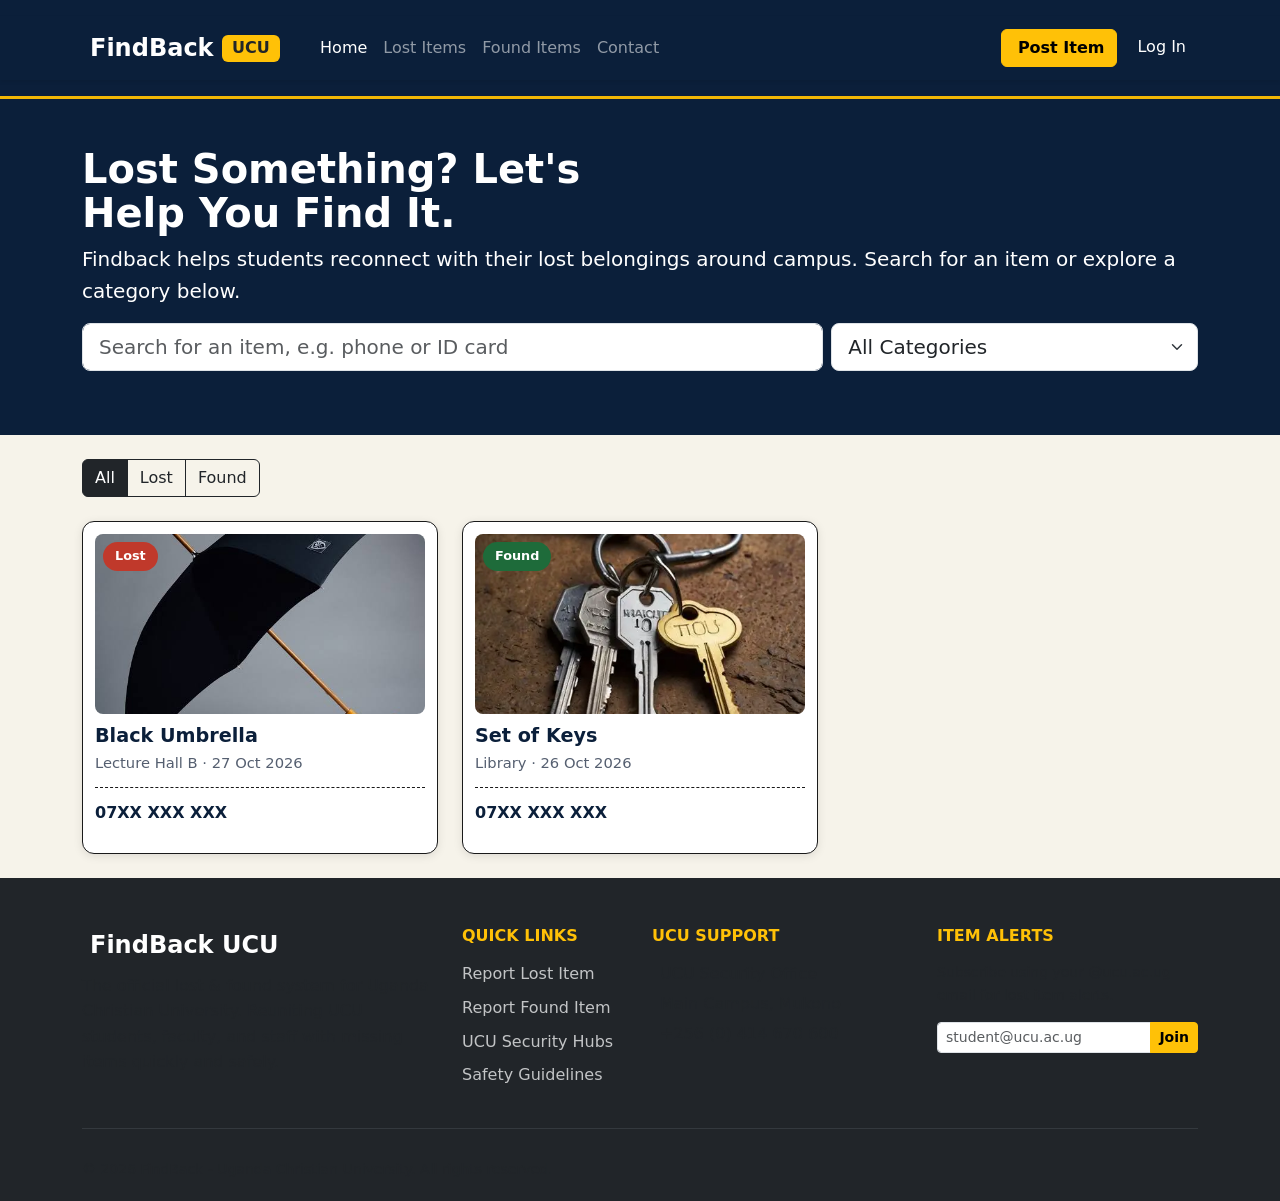
<file: index.html>
<!DOCTYPE html>
<html lang="en">
<head>
  <meta charset="UTF-8">
  <meta name="viewport" content="width=device-width, initial-scale=1">
  <title>Findback</title>
  <link href="https://cdn.jsdelivr.net/npm/bootstrap@5.3.3/dist/css/bootstrap.min.css" rel="stylesheet">
  <link href="style.css" rel="stylesheet">
</head>
<body class="d-flex flex-column min-vh-100">

   <header class="fb-nav sticky-top">
    <!-- ================= NAV BAR ================= -->
  <nav class="navbar navbar-expand-lg sticky-top shadow-sm" data-bs-theme="dark">
    <div class="container">
      <!-- Brand Logo & Name -->
      <a class="navbar-brand d-flex align-items-center fw-bold fs-4" href="#">
        <i class="bi bi-search-heart me-2"></i>FindBack <span class="badge bg-warning text-dark ms-2 fs-6">UCU</span>
      </a>

      <!-- Mobile Toggle Button -->
      <button class="navbar-toggler border-0" type="button" data-bs-toggle="collapse" data-bs-target="#findbackNavbar" aria-controls="findbackNavbar" aria-expanded="false" aria-label="Toggle navigation">
        <span class="navbar-toggler-icon"></span>
      </button>

      <!-- Navigation Links & Actions -->
      <div class="collapse navbar-collapse" id="findbackNavbar">
        <ul class="navbar-nav me-auto mb-2 mb-lg-0 ms-lg-3">
          <li class="nav-item">
            <a class="nav-link active" aria-current="page" href="#">Home</a>
          </li>
          <li class="nav-item">
            <a class="nav-link" href="#lost-items">Lost Items</a>
          </li>
          <li class="nav-item">
            <a class="nav-link" href="#found-items">Found Items</a>
          </li>
          <li class="nav-item">
            <a class="nav-link" href="#contact">Contact</a>
          </li>
        </ul>

        <!-- Right Side CTA / Auth -->
        <div class="d-flex gap-2">
          <a href="reports.html" class="btn btn-warning fw-semibold">
            <i class="bi bi-plus-circle me-1"></i> Post Item
          </a>
          <a href="login.html" class="btn btn-outline-light fb-outline-btn">Log In</a>
        </div>
      </div>
    </div>
  </nav>
   </header>
  

    <!-- Section 3: HERO (Jannifer)-->
    <section class="fb-hero">
    <!-- SECTION 3: HERO (Member 3) -->
  <div class="container">
  <h1>Lost Something? Let's Help You Find It.</h1>
  <p class="lead">
    Findback helps students reconnect with their lost belongings around campus.
    Search for an item or explore a category below.
  </p>

  <div class="row g-2">
    <div class="col-12 col-md-8">
      <input type="text" id="searchInput" class="form-control form-control-lg"
             placeholder="Search for an item, e.g. phone or ID card"
             aria-label="Search for an item">
    </div>
    <div class="col-12 col-md-4">
      <select id="categorySelect" class="form-select form-select-lg"
              aria-label="Filter by category">
        <option value="all">All Categories</option>
        <option value="electronics">Electronics</option>
        <option value="documents">Documents and IDs</option>
        <option value="clothing">Clothing</option>
        <option value="bags">Bags</option>
        <option value="other">Other Items</option>
      </select>
    </div>
  </div>
  </div>
  </section>
   

    <!-- Section 4: FILTER BUTTONS + CARDS (Jessy) -->
  <main class="container py-4 flex-grow-1" id="items-section">

    <!-- Filter buttons -->
    <div class="btn-group mb-4" id="statusFilter" role="group" aria-label="Filter by status">
      <button type="button" class="btn btn-outline-dark active" data-status="">All</button>
      <button type="button" class="btn btn-outline-dark" data-status="lost">Lost</button>
      <button type="button" class="btn btn-outline-dark" data-status="found">Found</button>
    </div>

    <!-- Cards -->
    <div class="row g-4">

      <div class="col-12 col-md-6 col-lg-4">
        <div class="fb-card" data-status="lost" data-category="other">
          <span class="fb-status lost">Lost</span>
          <img src="umbrella.jpg" alt="Black umbrella">
          <h2 class="fb-title">Black Umbrella</h2>
          <p class="fb-meta">Lecture Hall B · 27 Oct 2026</p>
          <p class="fb-contact">07XX XXX XXX</p>
        </div>
      </div>

      <div class="col-12 col-md-6 col-lg-4">
        <div class="fb-card" data-status="found" data-category="other">
          <span class="fb-status found">Found</span>
          <img src="key.jpg" alt="Set of keys">
          <h2 class="fb-title">Set of Keys</h2>
          <p class="fb-meta">Library · 26 Oct 2026</p>
          <p class="fb-contact">07XX XXX XXX</p>
        </div>
      </div>

    </div>

    <!-- SECTION 6: REPORT FORM POPUP (Member 6) -->
    

  </main>

<footer class="bg-dark text-light pt-5 pb-3 mt-auto">
    <div class="container">
      <div class="row g-4">

        <!-- Column 1: App Info -->
        <div class="col-lg-4 col-md-6">
          <a class="text-white text-decoration-none fs-4 fw-bold d-block mb-2" href="#">
            <i class="bi bi-search-heart text-warning me-2"></i>FindBack UCU
          </a>
          <p class="text-muted">The official lost & found system for Uganda Christian University. Reuniting UCU students, faculty, and staff with missing items quickly and safely.</p>
        </div>

        <!-- Column 2: Quick Links -->
        <div class="col-lg-2 col-md-6">
          <h6 class="text-uppercase fw-bold mb-3 text-warning">Quick Links</h6>
          <ul class="list-unstyled">
            <li class="mb-2"><a href="#" class="text-light text-decoration-none opacity-75 opacity-100-hover">Report Lost Item</a></li>
            <li class="mb-2"><a href="#" class="text-light text-decoration-none opacity-75 opacity-100-hover">Report Found Item</a></li>
            <li class="mb-2"><a href="#" class="text-light text-decoration-none opacity-75 opacity-100-hover">UCU Security Hubs</a></li>
            <li class="mb-2"><a href="#" class="text-light text-decoration-none opacity-75 opacity-100-hover">Safety Guidelines</a></li>
          </ul>
        </div>

        <!-- Column 3: Campus Support -->
        <div class="col-lg-3 col-md-6">
          <h6 class="text-uppercase fw-bold mb-3 text-warning">UCU Support</h6>
          <p class="text-muted mb-1"><i class="bi bi-shield-check me-2 text-primary"></i> UCU Security Office</p>
          <p class="text-muted mb-1"><i class="bi bi-geo-alt me-2 text-primary"></i> Main Campus, Mukono</p>
          <p class="text-muted mb-0"><i class="bi bi-telephone me-2 text-primary"></i> +256 (0) 414 670 600</p>
        </div>

        <!-- Column 4: Newsletter / Updates -->
        <div class="col-lg-3 col-md-6">
          <h6 class="text-uppercase fw-bold mb-3 text-warning">Item Alerts</h6>
          <p class="text-muted small">Subscribe using your @ucu.ac.ug email for lost item alerts.</p>
          <div class="input-group">
            <input type="email" class="form-control form-control-sm" placeholder="student@ucu.ac.ug">
            <button class="btn btn-warning btn-sm fw-semibold" type="button">Join</button>
          </div>
        </div>

      </div>

      <hr class="my-4 border-secondary">

      <!-- Bottom Bar -->
      <div class="row align-items-center">
        <div class="col-md-6 text-center text-md-start mb-2 mb-md-0">
          <p class="mb-0 text-muted small">&copy; 2026 FindBack - Uganda Christian University. All rights reserved.</p>
        </div>
        <div class="col-md-6 text-center text-md-end">
          <a href="#" class="text-light me-3 opacity-75 opacity-100-hover"><i class="bi bi-instagram fs-5"></i></a>
          <a href="#" class="text-light me-3 opacity-75 opacity-100-hover"><i class="bi bi-discord fs-5"></i></a>
          <a href="#" class="text-light opacity-75 opacity-100-hover"><i class="bi bi-twitter-x fs-5"></i></a>
        </div>
      </div>
    </div>
  </footer>


  <script src="https://cdn.jsdelivr.net/npm/bootstrap@5.3.3/dist/js/bootstrap.bundle.min.js"></script>
  <script src="script.js"></script>
</body>
</html>
</file>
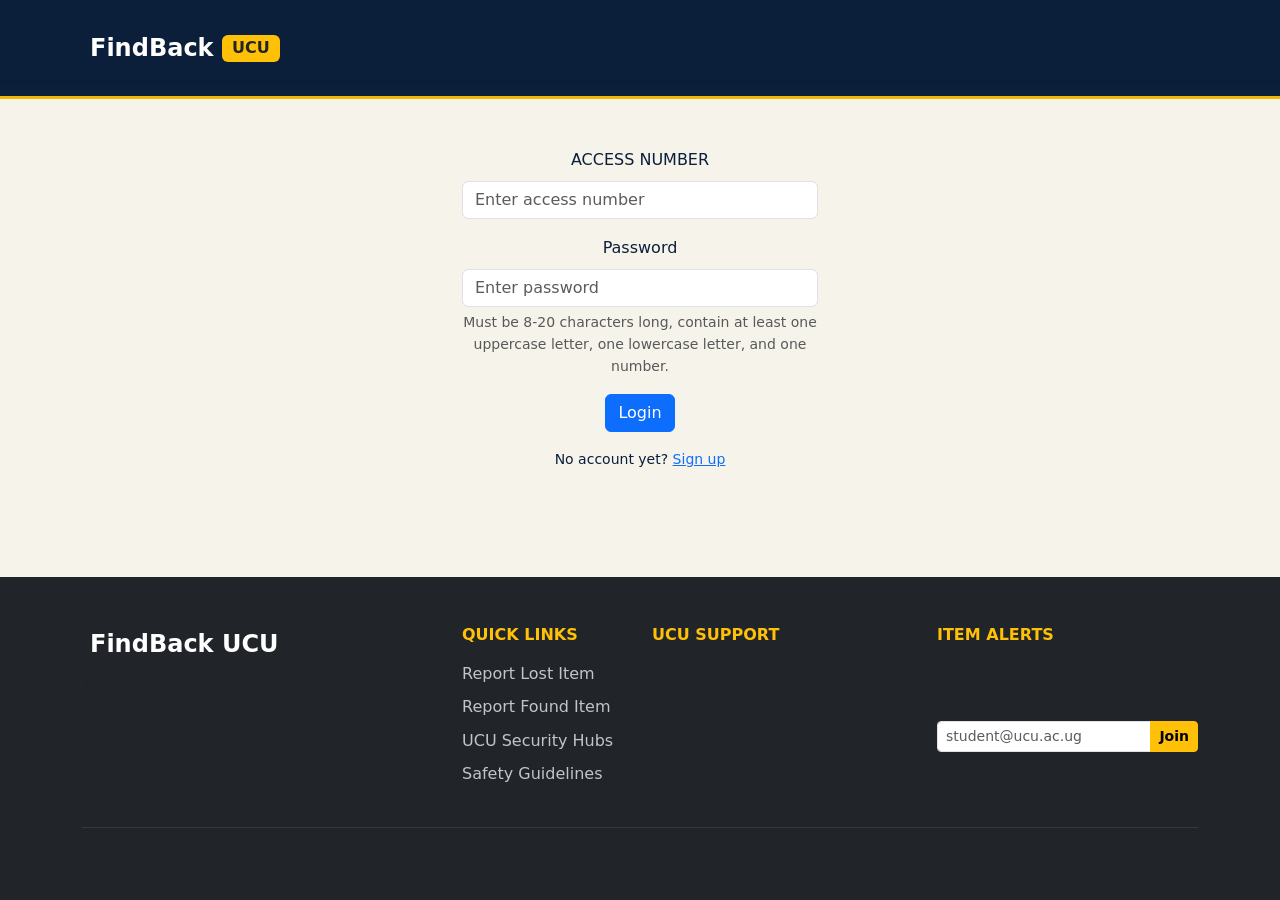
<file: login.html>
<!DOCTYPE html>
<html lang="en">
<head>
  <title>login findback</title>
  <meta charset="UTF-8">
  <meta name="viewport" content="width=device-width, initial-scale=1">
  <link href="https://cdn.jsdelivr.net/npm/bootstrap@5.3.3/dist/css/bootstrap.min.css" rel="stylesheet">
  <link href="style.css" rel="stylesheet">
</head>

<body class="d-flex flex-column min-vh-100">
  <header class="fb-nav sticky-top">
<nav class="navbar navbar-expand-lg sticky-top shadow-sm" data-bs-theme="dark">
    <div class="container">
      <!-- Brand Logo & Name -->
      <a class="navbar-brand d-flex align-items-center fw-bold fs-4" href="#">
        <i class="bi bi-search-heart me-2"></i>FindBack <span class="badge bg-warning text-dark ms-2 fs-6">UCU</span>
      </a>

     
      </nav>
  </header>

<main class="flex-grow-1 py-5">
<div class="container">
  <div class="row justify-content-center">
  <div class="col-11 col-sm-8 col-md-6 col-lg-4">

        <form action="index.html" class="text-center">

          <div class="mb-3">
            <label for="access-number" class="form-label fb-label">ACCESS NUMBER</label>
            <input type="text" id="access-number" class="form-control fb-input" placeholder="Enter access number" required>
          </div>

          <div class="mb-3">
            <label for="inputPassword6" class="form-label fb-label">Password</label>
            <input type="password" id="inputPassword6" class="form-control fb-input"
                   aria-describedby="passwordHelpInline" placeholder="Enter password" required>
            <div id="passwordHelpInline" class="form-text" >
              Must be 8-20 characters long, contain at least one uppercase letter, one lowercase letter, and one number.
            </div>
          </div>

          <button type="submit" class="btn btn-primary fb-button">Login</button>
 <p class="small mt-3 mb-0">
              No account yet? <a href="signup.html">Sign up</a>
            </p>
     </form>

   </div>
   </div>
  </div>
</main>

<footer class="bg-dark text-light pt-5 pb-3 mt-auto">
    <div class="container">
      <div class="row g-4">

        <!-- Column 1: App Info -->
        <div class="col-lg-4 col-md-6">
          <a class="text-white text-decoration-none fs-4 fw-bold d-block mb-2" href="#">
            <i class="bi bi-search-heart text-warning me-2"></i>FindBack UCU
          </a>
          <p class="text-muted">The official lost & found system for Uganda Christian University. Reuniting UCU students, faculty, and staff with missing items quickly and safely.</p>
        </div>

        <!-- Column 2: Quick Links -->
        <div class="col-lg-2 col-md-6">
          <h6 class="text-uppercase fw-bold mb-3 text-warning">Quick Links</h6>
          <ul class="list-unstyled">
            <li class="mb-2"><a href="#" class="text-light text-decoration-none opacity-75 opacity-100-hover">Report Lost Item</a></li>
            <li class="mb-2"><a href="#" class="text-light text-decoration-none opacity-75 opacity-100-hover">Report Found Item</a></li>
            <li class="mb-2"><a href="#" class="text-light text-decoration-none opacity-75 opacity-100-hover">UCU Security Hubs</a></li>
            <li class="mb-2"><a href="#" class="text-light text-decoration-none opacity-75 opacity-100-hover">Safety Guidelines</a></li>
          </ul>
        </div>

        <!-- Column 3: Campus Support -->
        <div class="col-lg-3 col-md-6">
          <h6 class="text-uppercase fw-bold mb-3 text-warning">UCU Support</h6>
          <p class="text-muted mb-1"><i class="bi bi-shield-check me-2 text-primary"></i> UCU Security Office</p>
          <p class="text-muted mb-1"><i class="bi bi-geo-alt me-2 text-primary"></i> Main Campus, Mukono</p>
          <p class="text-muted mb-0"><i class="bi bi-telephone me-2 text-primary"></i> +256 (0) 414 670 600</p>
        </div>

        <!-- Column 4: Newsletter / Updates -->
        <div class="col-lg-3 col-md-6">
          <h6 class="text-uppercase fw-bold mb-3 text-warning">Item Alerts</h6>
          <p class="text-muted small">Subscribe using your @ucu.ac.ug email for lost item alerts.</p>
          <div class="input-group">
            <input type="email" class="form-control form-control-sm" placeholder="student@ucu.ac.ug">
            <button class="btn btn-warning btn-sm fw-semibold" type="button">Join</button>
          </div>
        </div>

      </div>

      <hr class="my-4 border-secondary">

      <!-- Bottom Bar -->
      <div class="row align-items-center">
        <div class="col-md-6 text-center text-md-start mb-2 mb-md-0">
          <p class="mb-0 text-muted small">&copy; 2026 FindBack - Uganda Christian University. All rights reserved.</p>
        </div>
        <div class="col-md-6 text-center text-md-end">
          <a href="#" class="text-light me-3 opacity-75 opacity-100-hover"><i class="bi bi-instagram fs-5"></i></a>
          <a href="#" class="text-light me-3 opacity-75 opacity-100-hover"><i class="bi bi-discord fs-5"></i></a>
          <a href="#" class="text-light opacity-75 opacity-100-hover"><i class="bi bi-twitter-x fs-5"></i></a>
        </div>
      </div>
    </div>
  </footer>


    
  


</body> 
</html>
</file>
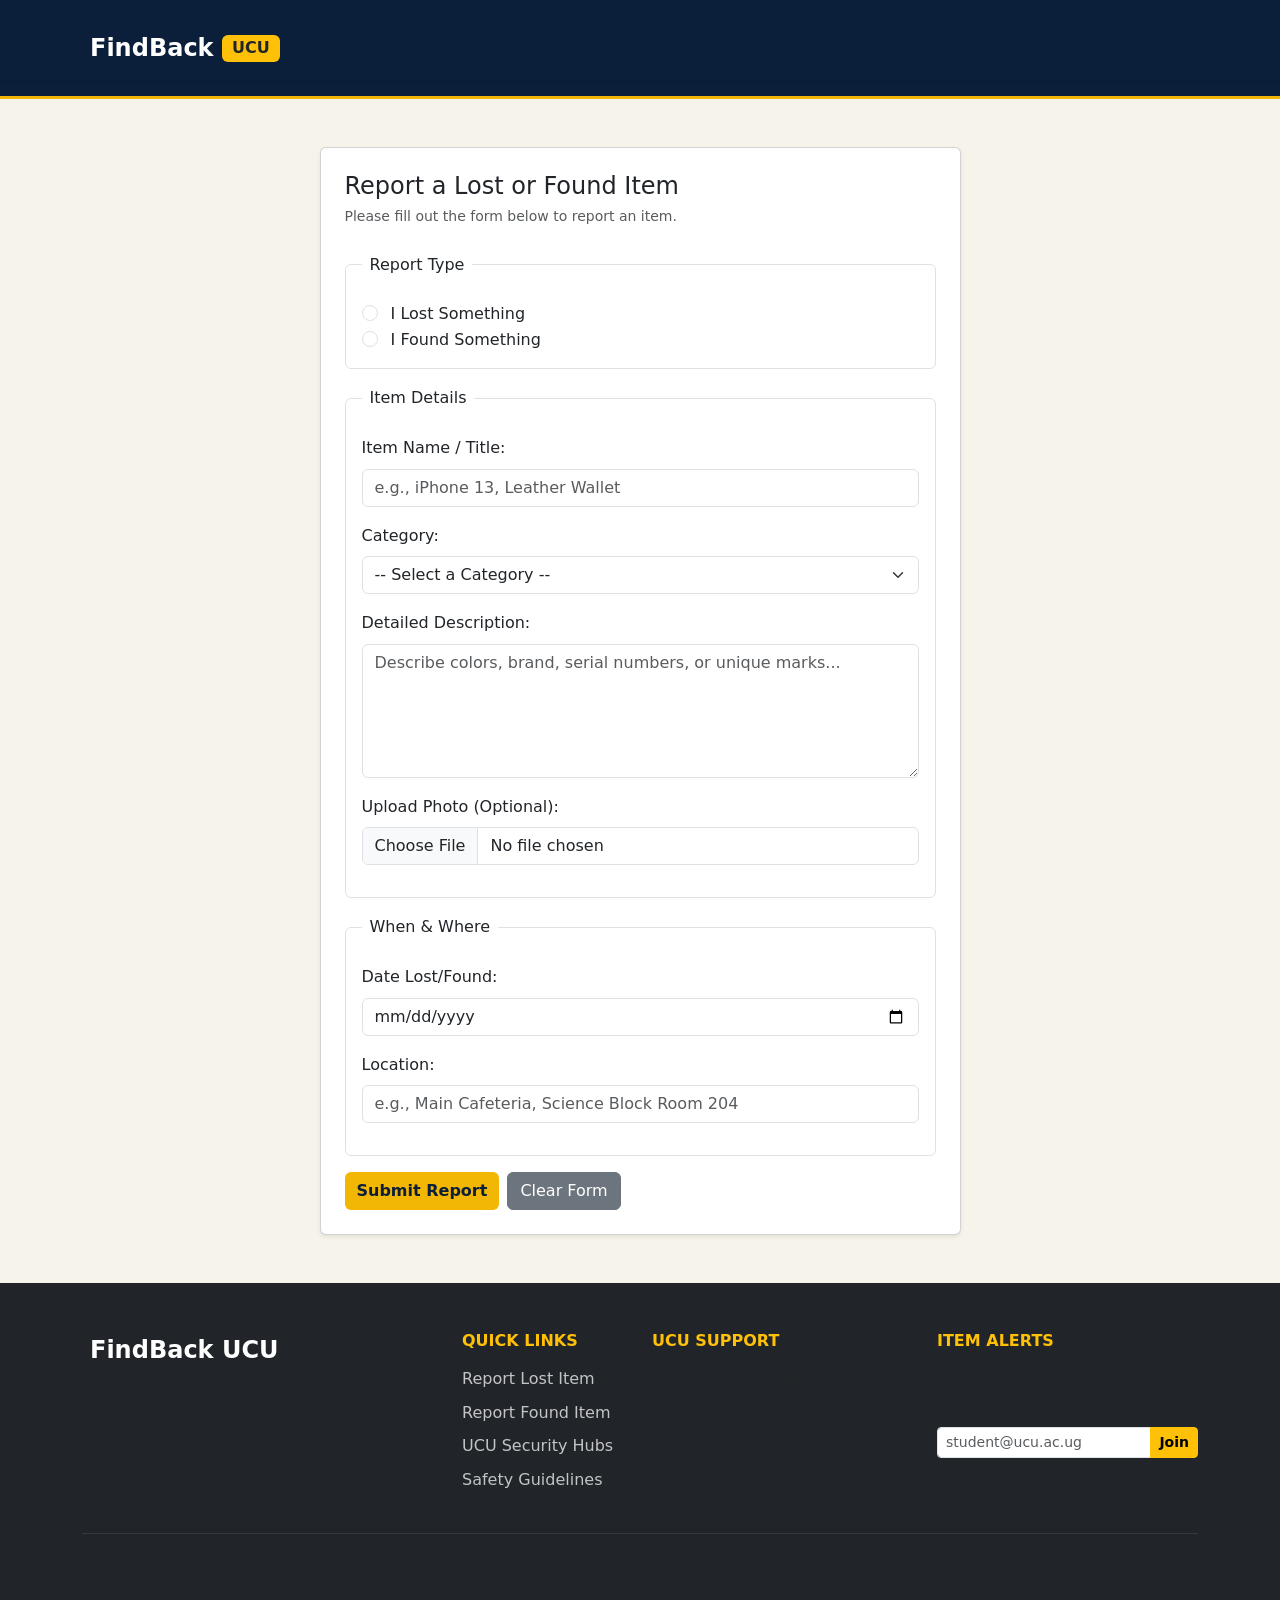
<file: reports.html>
<!DOCTYPE html>
<html lang="en">
<head>
    <meta charset="UTF-8">
    <meta name="viewport" content="width=device-width, initial-scale=1">
    <title>Report Lost or Found Item - FindBack</title>
    <link href="https://cdn.jsdelivr.net/npm/bootstrap@5.3.3/dist/css/bootstrap.min.css" rel="stylesheet">
    <link href="style.css" rel="stylesheet">
</head>
<body class="d-flex flex-column min-vh-100">
    <header class="fb-nav sticky-top">
    <nav class="navbar navbar-expand-lg sticky-top shadow-sm" data-bs-theme="dark">
    <div class="container">
      <!-- Brand Logo & Name -->
      <a class="navbar-brand d-flex align-items-center fw-bold fs-4" href="#">
        <i class="bi bi-search-heart me-2"></i>FindBack <span class="badge bg-warning text-dark ms-2 fs-6">UCU</span>
      </a>
    </div> 
    </nav>
  </header>

<main class="container py-5 flex-grow-1">
  <div class="row justify-content-center">
    <div class="col-md-10 col-lg-7">
      <div class="card shadow-sm">
        <div class="card-body p-4">

    <form action="index.html"> 
    <h1 class="h4 mb-1">Report a Lost or Found Item</h1>
    <p class="text-muted small mb-4">Please fill out the form below to report an item.</p>

        <fieldset class="border rounded p-3 mb-3">
            <legend class="float-none w-auto px-2 fs-6">Report Type</legend>
            <label>
                <input type="radio" class="form-check-input me-2" name="report_type" value="lost" required> I Lost Something
            </label>
            <br>
            <label>
                <input type="radio" class="form-check-input me-2" name="report_type" value="found"> I Found Something
            </label>
        </fieldset>

        <fieldset class="border rounded p-3 mb-3">
            <legend class="float-none w-auto px-2 fs-6">Item Details</legend>
            
            <p>
                <label for="item_name" class="form-label">Item Name / Title:</label><br>
                <input type="text" id="item_name" name="item_name" class="form-control" placeholder="e.g., iPhone 13, Leather Wallet" required>
            </p>

            <p>
                <label for="category" class="form-label">Category:</label><br>
                <select id="category" name="category" class="form-select" required>
                    <option value="">-- Select a Category --</option>
                    <option value="electronics">Electronics</option>
                    <option value="keys">Keys</option>
                    <option value="clothing">Clothing & Bags</option>
                    <option value="documents">Documents / ID Cards</option>
                    <option value="other">Other</option>
                </select>
            </p>

            <p>
                <label for="description" class="form-label">Detailed Description:</label><br>
                <textarea id="description" name="description" class="form-control" rows="5" placeholder="Describe colors, brand, serial numbers, or unique marks..." required></textarea>
            </p>

            <p>
                <label for="item_image" class="form-label">Upload Photo (Optional):</label><br>
                <input type="file" id="item_image" name="item_image" class="form-control" accept="image/*">
            </p>
        </fieldset>

        <fieldset class="border rounded p-3 mb-3">
            <legend class="float-none w-auto px-2 fs-6">When & Where</legend>
            
            <p>
                <label for="date" class="form-label">Date Lost/Found:</label><br>
                <input type="date" id="date" name="date" class="form-control" required>
            </p>

            <p>
                <label for="location" class="form-label">Location:</label><br>
                <input type="text" id="location" name="location" class="form-control" placeholder="e.g., Main Cafeteria, Science Block Room 204" required>
            </p>
        </fieldset>

        <div class="d-flex gap-2">
            <button type="submit" class="btn fb-btn">Submit Report</button>
            <button type="reset" class="btn btn-secondary">Clear Form</button>
        </div>

    </form>

        </div>
      </div>
    </div>
  </div>
</main>

    <footer class="bg-dark text-light pt-5 pb-3 mt-auto">
    <div class="container">
      <div class="row g-4">

        <!-- Column 1: App Info -->
        <div class="col-lg-4 col-md-6">
          <a class="text-white text-decoration-none fs-4 fw-bold d-block mb-2" href="#">
            <i class="bi bi-search-heart text-warning me-2"></i>FindBack UCU
          </a>
          <p class="text-muted">The official lost & found system for Uganda Christian University. Reuniting UCU students, faculty, and staff with missing items quickly and safely.</p>
        </div>

        <!-- Column 2: Quick Links -->
        <div class="col-lg-2 col-md-6">
          <h6 class="text-uppercase fw-bold mb-3 text-warning">Quick Links</h6>
          <ul class="list-unstyled">
            <li class="mb-2"><a href="#" class="text-light text-decoration-none opacity-75 opacity-100-hover">Report Lost Item</a></li>
            <li class="mb-2"><a href="#" class="text-light text-decoration-none opacity-75 opacity-100-hover">Report Found Item</a></li>
            <li class="mb-2"><a href="#" class="text-light text-decoration-none opacity-75 opacity-100-hover">UCU Security Hubs</a></li>
            <li class="mb-2"><a href="#" class="text-light text-decoration-none opacity-75 opacity-100-hover">Safety Guidelines</a></li>
          </ul>
        </div>

        <!-- Column 3: Campus Support -->
        <div class="col-lg-3 col-md-6">
          <h6 class="text-uppercase fw-bold mb-3 text-warning">UCU Support</h6>
          <p class="text-muted mb-1"><i class="bi bi-shield-check me-2 text-primary"></i> UCU Security Office</p>
          <p class="text-muted mb-1"><i class="bi bi-geo-alt me-2 text-primary"></i> Main Campus, Mukono</p>
          <p class="text-muted mb-0"><i class="bi bi-telephone me-2 text-primary"></i> +256 (0) 414 670 600</p>
        </div>

        <!-- Column 4: Newsletter / Updates -->
        <div class="col-lg-3 col-md-6">
          <h6 class="text-uppercase fw-bold mb-3 text-warning">Item Alerts</h6>
          <p class="text-muted small">Subscribe using your @ucu.ac.ug email for lost item alerts.</p>
          <div class="input-group">
            <input type="email" class="form-control form-control-sm" placeholder="student@ucu.ac.ug">
            <button class="btn btn-warning btn-sm fw-semibold" type="button">Join</button>
          </div>
        </div>

      </div>

      <hr class="my-4 border-secondary">

      <!-- Bottom Bar -->
      <div class="row align-items-center">
        <div class="col-md-6 text-center text-md-start mb-2 mb-md-0">
          <p class="mb-0 text-muted small">&copy; 2026 FindBack - Uganda Christian University. All rights reserved.</p>
        </div>
        <div class="col-md-6 text-center text-md-end">
          <a href="#" class="text-light me-3 opacity-75 opacity-100-hover"><i class="bi bi-instagram fs-5"></i></a>
          <a href="#" class="text-light me-3 opacity-75 opacity-100-hover"><i class="bi bi-discord fs-5"></i></a>
          <a href="#" class="text-light opacity-75 opacity-100-hover"><i class="bi bi-twitter-x fs-5"></i></a>
        </div>
      </div>
    </div>
  </footer>
  <script src="https://cdn.jsdelivr.net/npm/bootstrap@5.3.3/dist/js/bootstrap.bundle.min.js"></script>
</body>
</html>
</file>
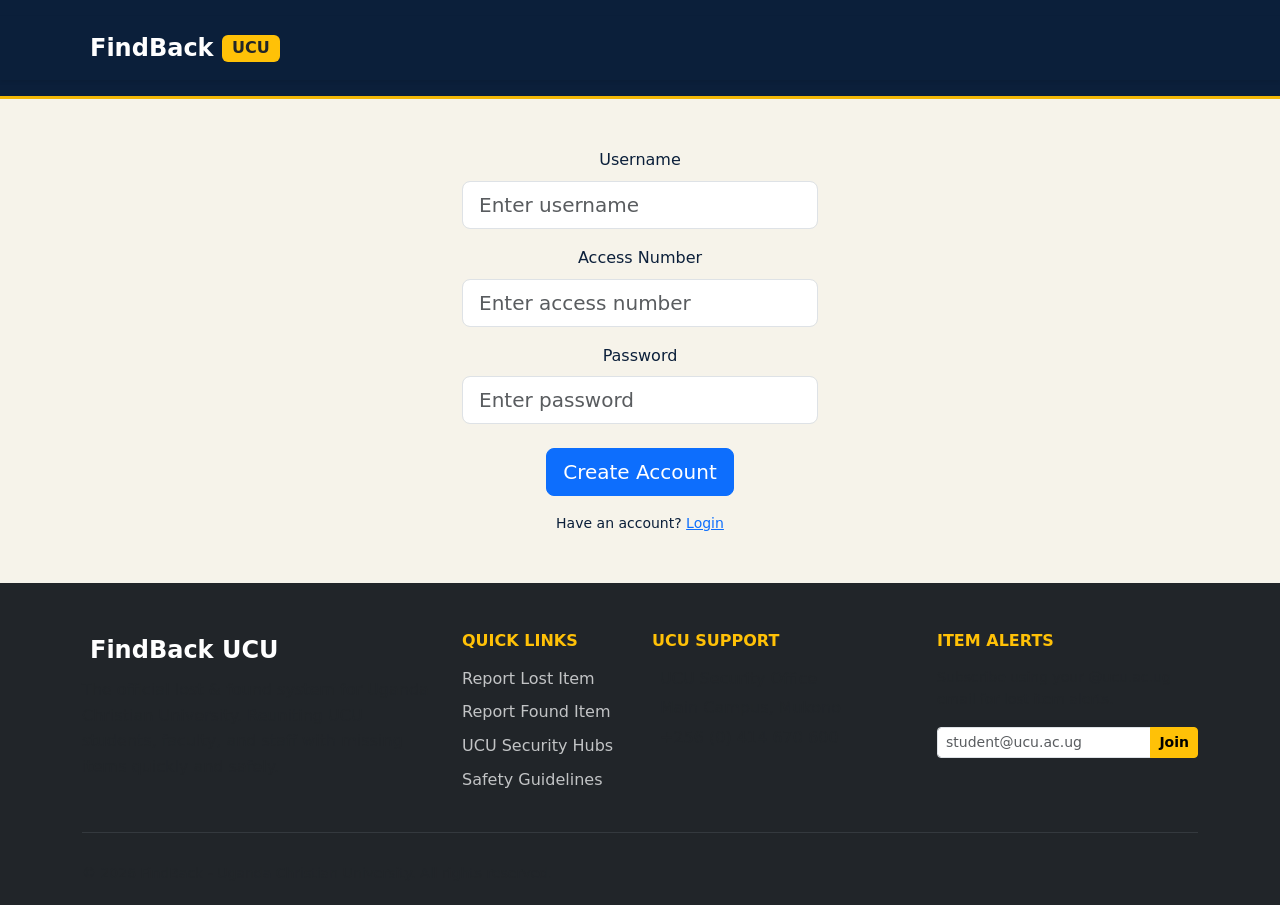
<file: signup.html>
<!DOCTYPE html>
<html lang="en">
<head>
<title>Signup findback</title>
  <meta charset="UTF-8">
  <meta name="viewport" content="width=device-width, initial-scale=1">
  <link href="https://cdn.jsdelivr.net/npm/bootstrap@5.3.3/dist/css/bootstrap.min.css" rel="stylesheet">
  <link href="style.css" rel="stylesheet">
</head>

<body class="d-flex flex-column min-vh-100">
  <header class="fb-nav sticky-top">
<nav class="navbar navbar-expand-lg sticky-top shadow-sm" data-bs-theme="dark">
    <div class="container">
      <!-- Brand Logo & Name -->
      <a class="navbar-brand d-flex align-items-center fw-bold fs-4" href="#">
        <i class="bi bi-search-heart me-2"></i>FindBack <span class="badge bg-warning text-dark ms-2 fs-6">UCU</span>
      </a>

     
      </nav>
  </header>
<main class="flex-grow-1 py-5">
<div class="container">
  <div class="row justify-content-center">
  <div class="col-11 col-sm-8 col-md-6 col-lg-4">

        <form action="index.html" class="text-center">

            <div class="mb-3 ">
                <label for="username" class="form-label d-block text-center fb-label">Username</label>
                <input class="form-control form-control-lg" type="text" id="username" placeholder="Enter username">
            </div>

            <div class="mb-3">
                <label for="access-number" class="form-label d-block text-center fb-label">Access Number</label>
                <input class="form-control form-control-lg fb-input" type="text" id="access-number" placeholder="Enter access number">
          </div>

            <div class="mb-3">
                <label for="password" class="form-label d-block text-center fb-label">Password</label>
                <input class="form-control form-control-lg fb-input" type="password" id="password" placeholder="Enter password">
            </div>

            <div class="text-center mt-4">
                <button type="submit" class="btn btn-primary btn-lg">Create Account</button>
            </div>
            
            <p class="small mt-3 mb-0">
              Have an account? <a href="login.html">Login</a>
            </p>
        </div>
    </div>
</div>
</form>
   </div>
   </div>
  </div>
</main>
</main>

<footer class="bg-dark text-light pt-5 pb-3 mt-auto">
    <div class="container">
      <div class="row g-4">

        <!-- Column 1: App Info -->
        <div class="col-lg-4 col-md-6">
          <a class="text-white text-decoration-none fs-4 fw-bold d-block mb-2" href="#">
            <i class="bi bi-search-heart text-warning me-2"></i>FindBack UCU
          </a>
          <p class="text-muted">The official lost & found system for Uganda Christian University. Reuniting UCU students, faculty, and staff with missing items quickly and safely.</p>
        </div>

        <!-- Column 2: Quick Links -->
        <div class="col-lg-2 col-md-6">
          <h6 class="text-uppercase fw-bold mb-3 text-warning">Quick Links</h6>
          <ul class="list-unstyled">
            <li class="mb-2"><a href="#" class="text-light text-decoration-none opacity-75 opacity-100-hover">Report Lost Item</a></li>
            <li class="mb-2"><a href="#" class="text-light text-decoration-none opacity-75 opacity-100-hover">Report Found Item</a></li>
            <li class="mb-2"><a href="#" class="text-light text-decoration-none opacity-75 opacity-100-hover">UCU Security Hubs</a></li>
            <li class="mb-2"><a href="#" class="text-light text-decoration-none opacity-75 opacity-100-hover">Safety Guidelines</a></li>
          </ul>
        </div>

        <!-- Column 3: Campus Support -->
        <div class="col-lg-3 col-md-6">
          <h6 class="text-uppercase fw-bold mb-3 text-warning">UCU Support</h6>
          <p class="text-muted mb-1"><i class="bi bi-shield-check me-2 text-primary"></i> UCU Security Office</p>
          <p class="text-muted mb-1"><i class="bi bi-geo-alt me-2 text-primary"></i> Main Campus, Mukono</p>
          <p class="text-muted mb-0"><i class="bi bi-telephone me-2 text-primary"></i> +256 (0) 414 670 600</p>
        </div>

        <!-- Column 4: Newsletter / Updates -->
        <div class="col-lg-3 col-md-6">
          <h6 class="text-uppercase fw-bold mb-3 text-warning">Item Alerts</h6>
          <p class="text-muted small">Subscribe using your @ucu.ac.ug email for lost item alerts.</p>
          <div class="input-group">
            <input type="email" class="form-control form-control-sm" placeholder="student@ucu.ac.ug">
            <button class="btn btn-warning btn-sm fw-semibold" type="button">Join</button>
          </div>
        </div>

      </div>

      <hr class="my-4 border-secondary">

      <!-- Bottom Bar -->
      <div class="row align-items-center">
        <div class="col-md-6 text-center text-md-start mb-2 mb-md-0">
          <p class="mb-0 text-muted small">&copy; 2026 FindBack - Uganda Christian University. All rights reserved.</p>
        </div>
        <div class="col-md-6 text-center text-md-end">
          <a href="#" class="text-light me-3 opacity-75 opacity-100-hover"><i class="bi bi-instagram fs-5"></i></a>
          <a href="#" class="text-light me-3 opacity-75 opacity-100-hover"><i class="bi bi-discord fs-5"></i></a>
          <a href="#" class="text-light opacity-75 opacity-100-hover"><i class="bi bi-twitter-x fs-5"></i></a>
        </div>
      </div>
    </div>
  </footer>



</body>
</html>
</file>
<file: style.css>
:root {
  --ink: #0b1f3a;
  --chalk: #f6f3ea;
  --tag: #f2b705;
  --tag-hover: #ffc933;
  --lost: #c0392b;
  --found: #1e6b3a;
  --line: #1a1a1a;
}

.fb-outline-btn {
  color: #ffffff;
  border: 0;
}

.fb-outline-btn:hover {
  background: var(--tag);
  color: var(--ink);
}


body {
  font-family: system-ui, sans-serif;
  background: var(--chalk);
  color: var(--ink);
  line-height: 1.6;
}

.fb-btn {
  background: var(--tag);
  color: var(--ink);
  font-weight: 600;
  border: 0;
}

.fb-btn:hover {
  background: var(--tag-hover);
}


.fb-nav {
  background: var(--ink);
  padding: 1rem 0;
  border-bottom: 3px solid var(--tag);
}


.fb-hero {
  background: var(--ink);
  color: #ffffff;
  padding: 3rem 0 4rem;
}

.fb-hero h1 {
  font-weight: 800;
  max-width: 18ch;
  line-height: 1.1;
}


.fb-card {
  position: relative;
  background: #ffffff;
  border: 1px solid var(--line);
  border-radius: 12px;
  padding: 12px;
  box-shadow: 0 2px 10px rgba(0,0,0,0.1);
  height: 100%;
}

.fb-card img {
  width: 100%;
  height: 180px;
  object-fit: cover;
  border-radius: 8px;
}

.fb-card h2 {
  font-size: 1.2rem;
  font-weight: 600;
  margin: 0.6rem 0 0.25rem;
}

.fb-status {
  position: absolute;
  top: 20px;
  left: 20px;
  padding: 4px 12px;
  border-radius: 20px;
  font-size: 0.8rem;
  font-weight: 600;
  color: #ffffff;
}

.fb-status.lost {background: var(--lost); }
.fb-status.found {background: var(--found); }

.fb-meta {
  font-size: 0.92rem;
  color: #555f70;
  margin: 0 0 0.5rem;
}

.fb-contact {
  border-top: 1px dashed var(--line);
  padding-top: 0.75rem;
  margin-top: 0.75rem;
  font-weight: 600;
}
</file>
